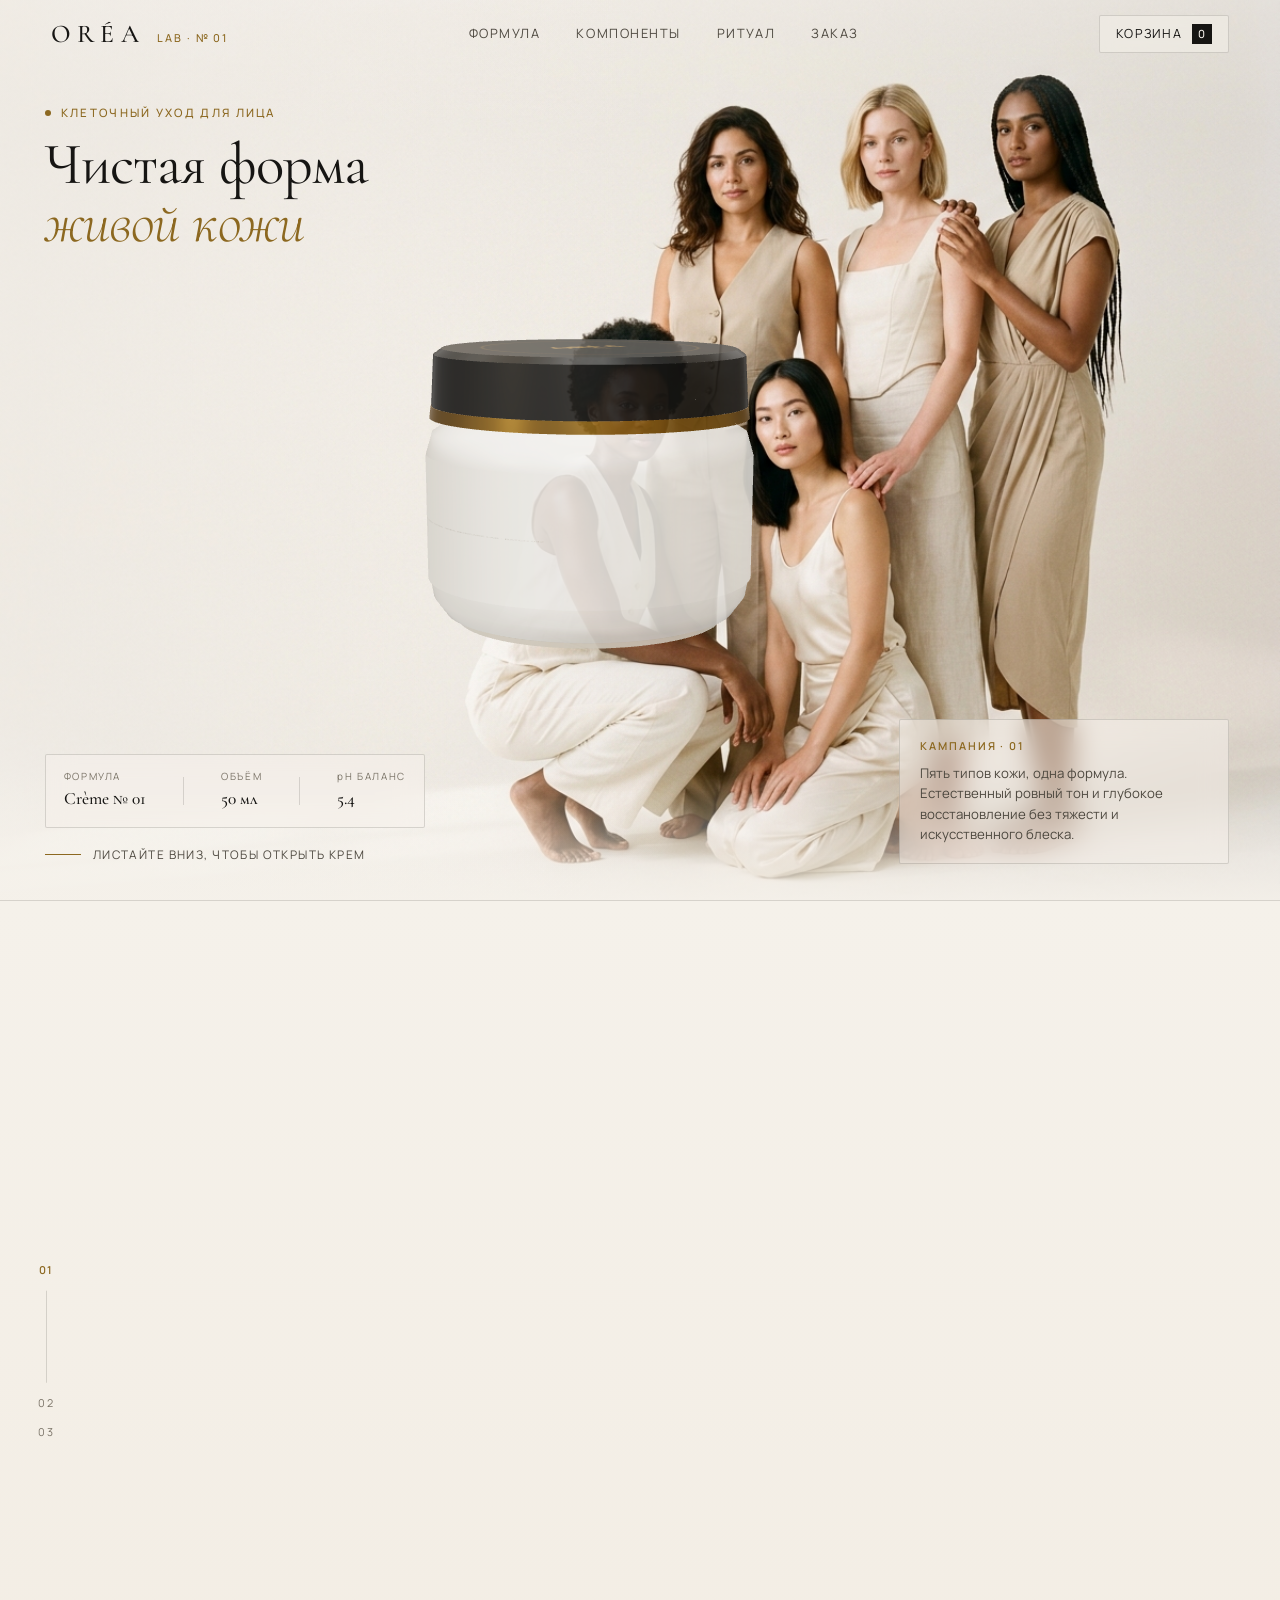
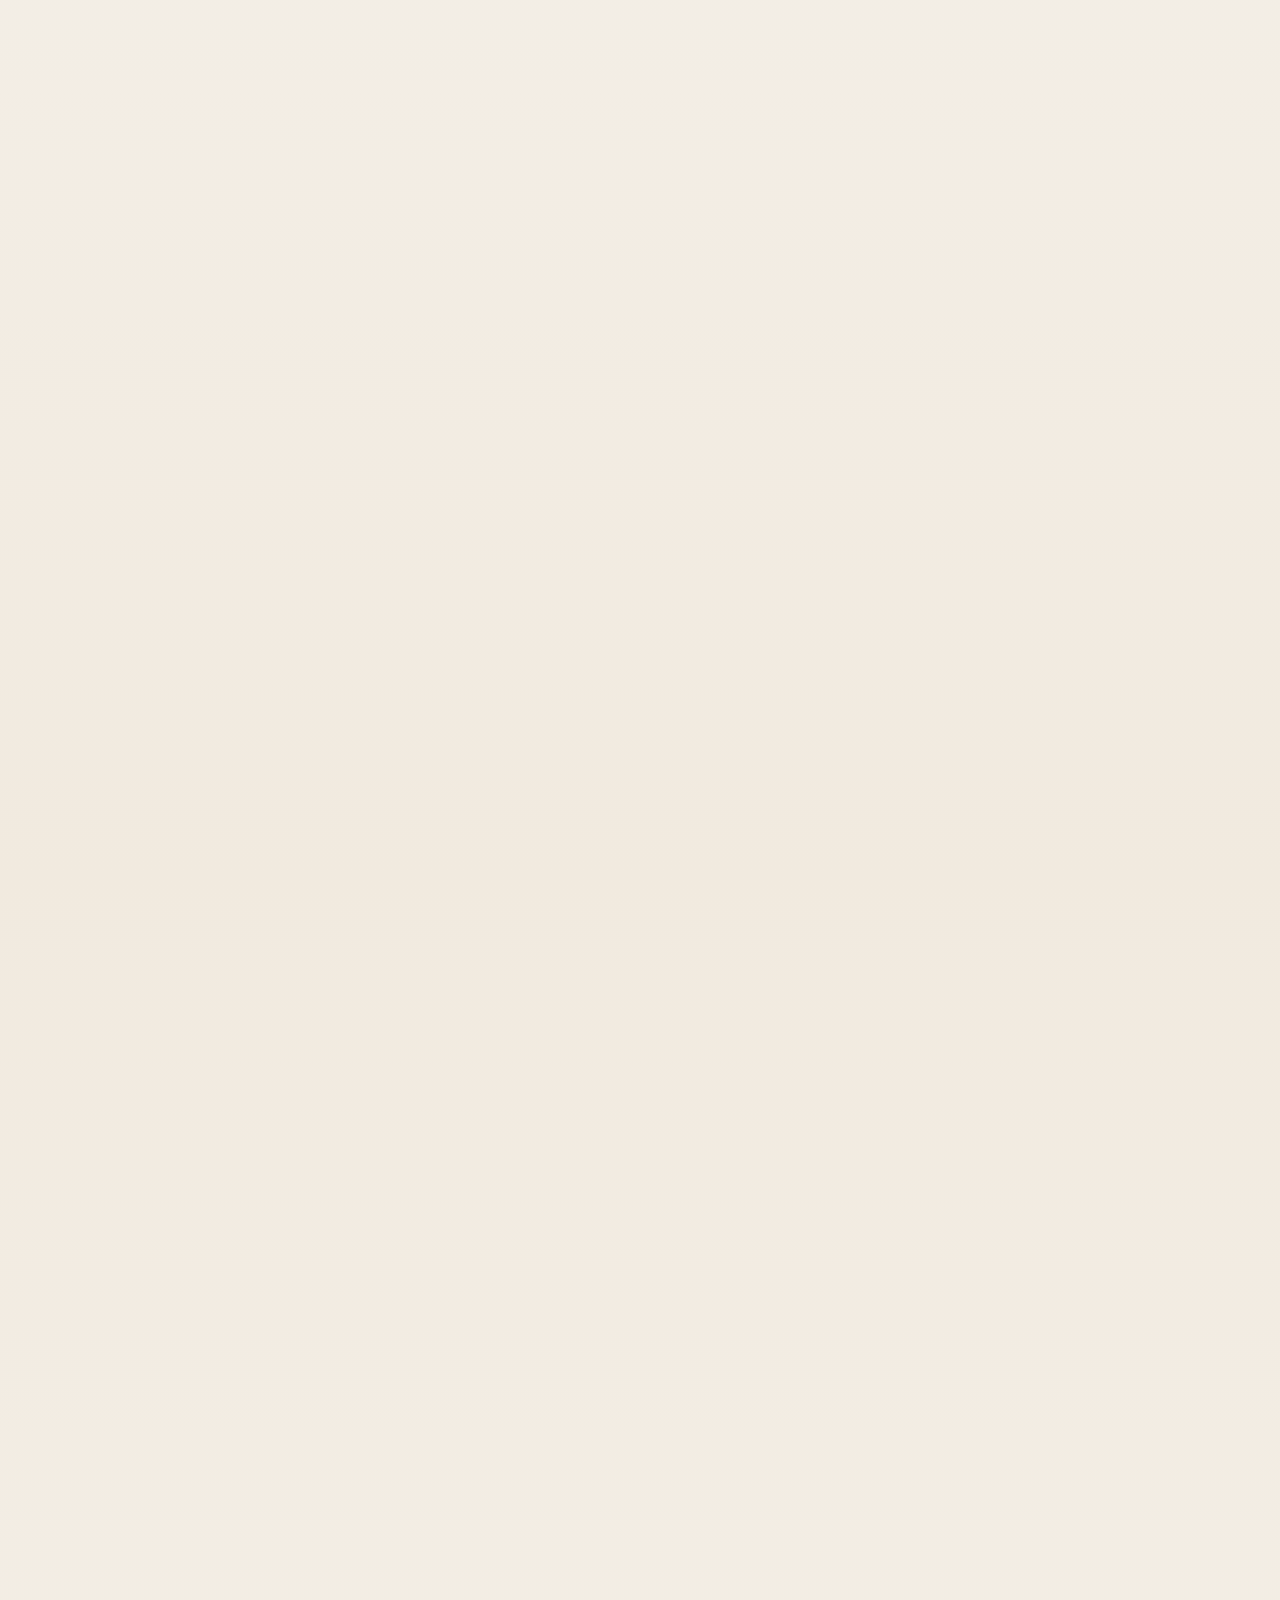
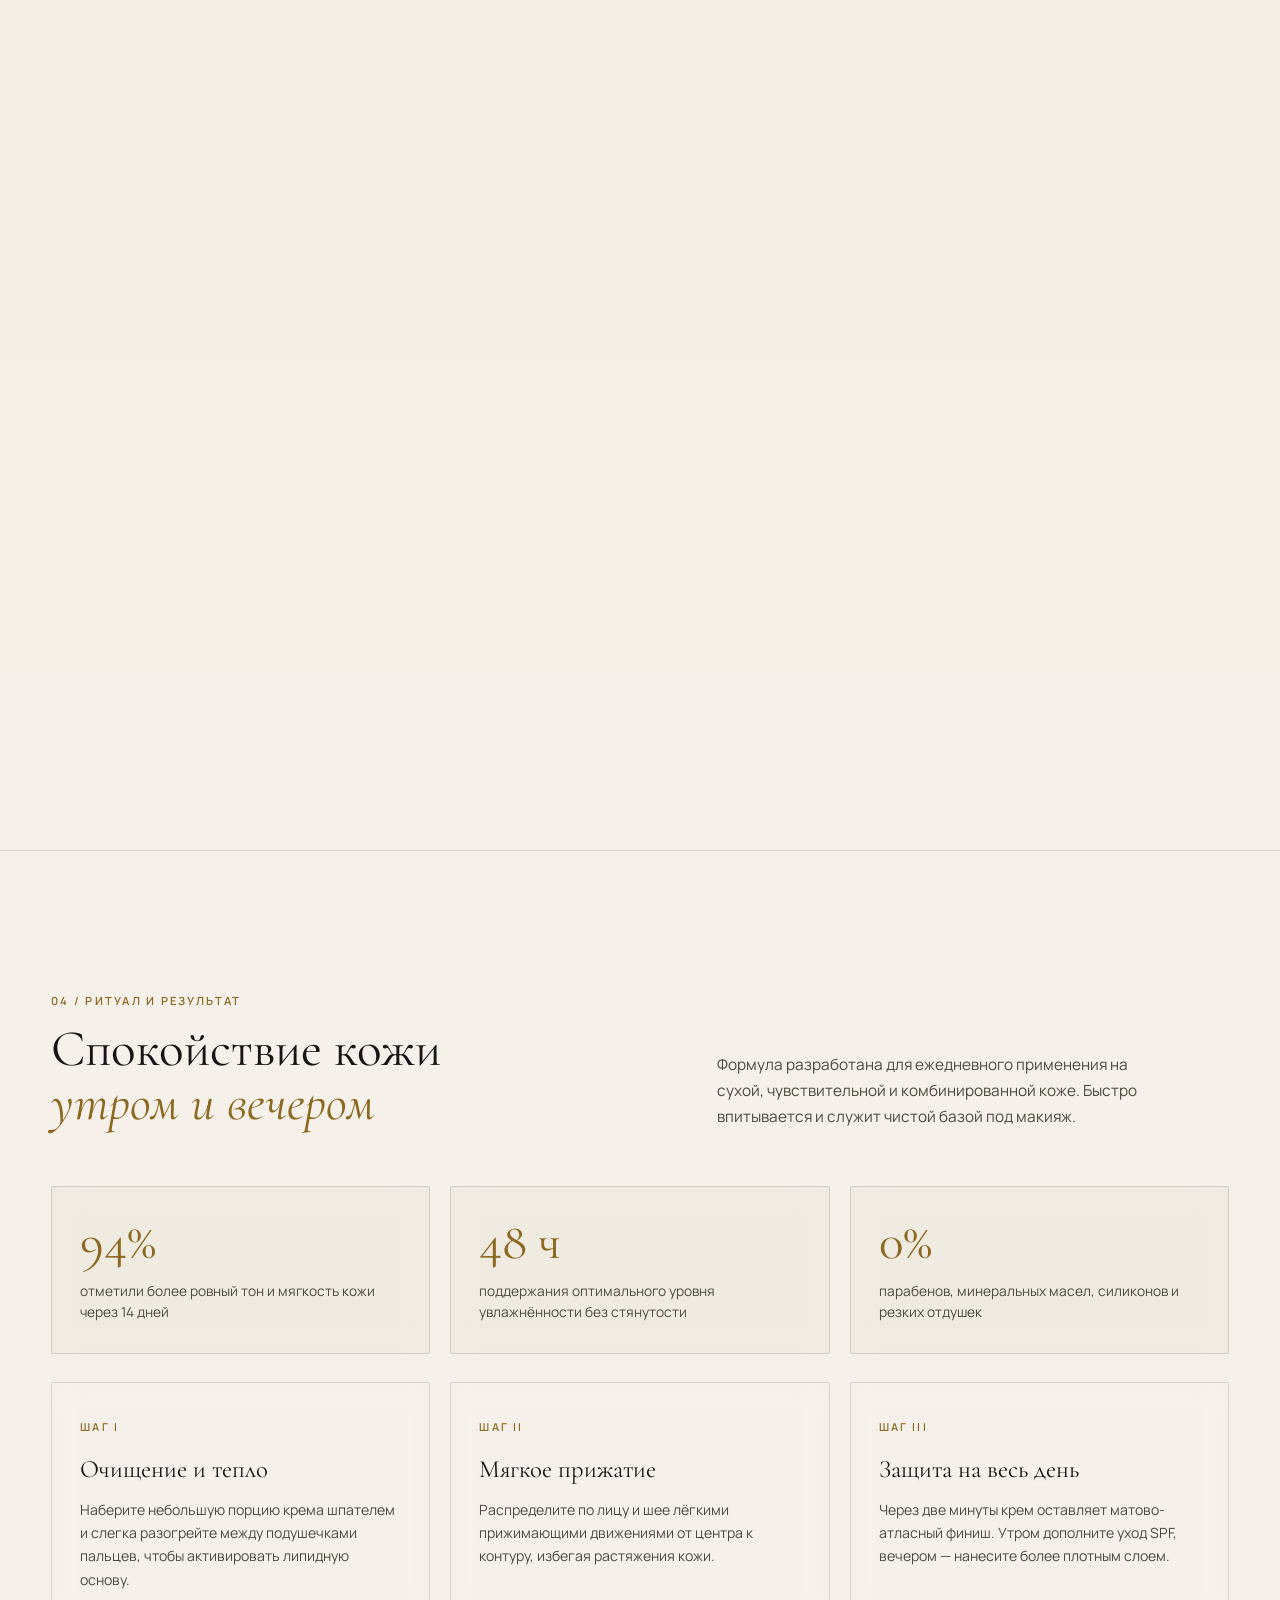
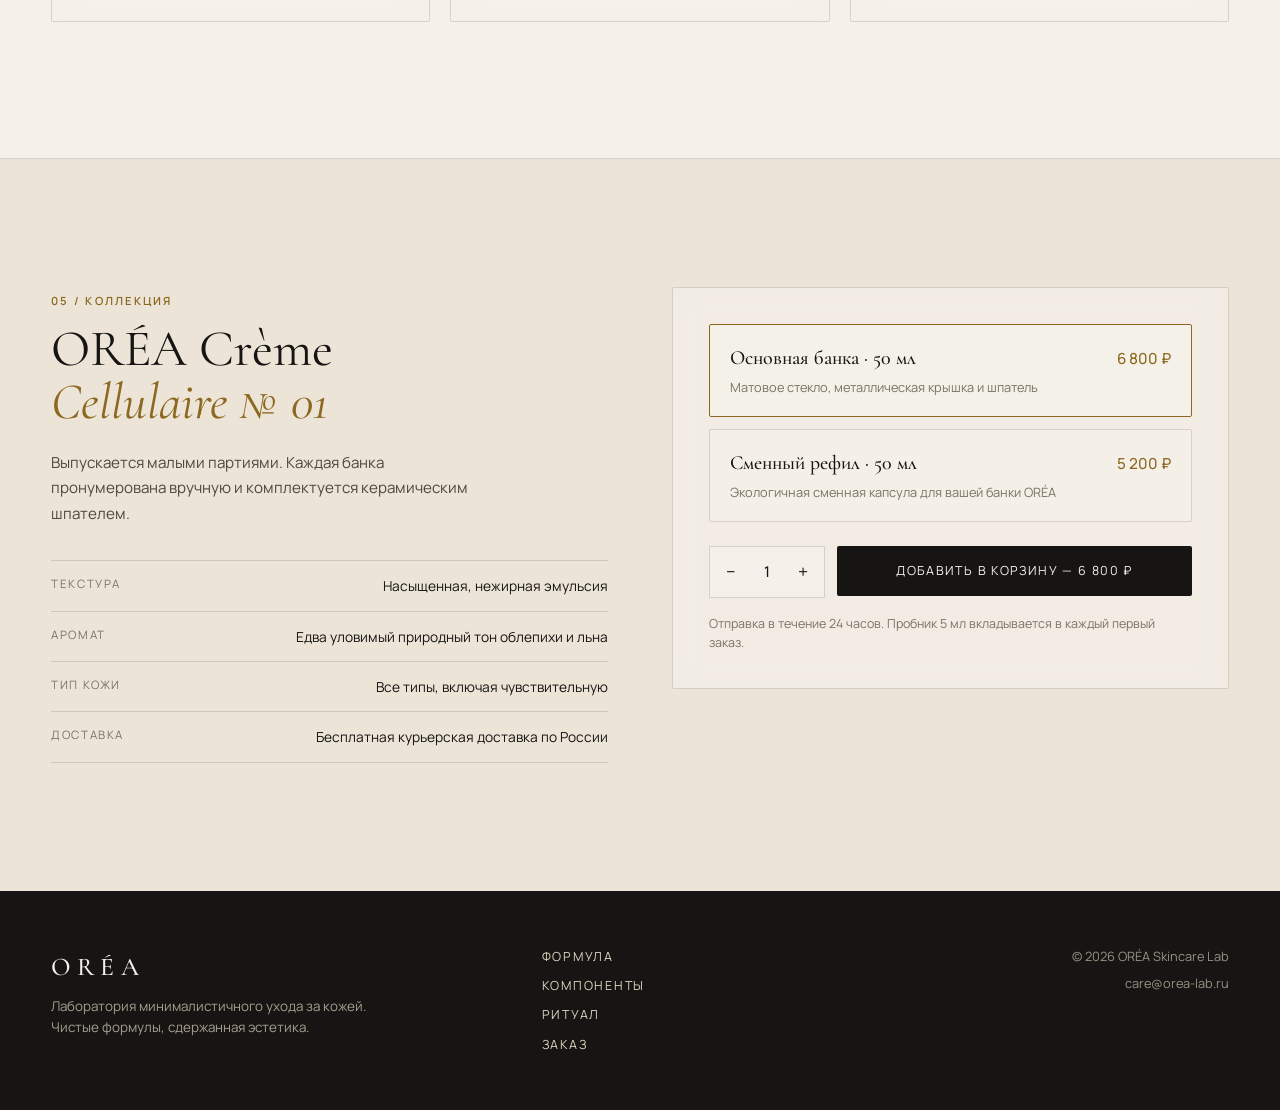
<file: orea/index.html>
<!doctype html>
<html lang="ru">
  <head>
    <meta charset="UTF-8" />
    <meta name="viewport" content="width=device-width, initial-scale=1.0" />
    <title>ORÉA — Crème Cellulaire № 01</title>
    <link rel="preconnect" href="https://fonts.googleapis.com" />
    <link rel="preconnect" href="https://fonts.gstatic.com" crossorigin />
    <link
      href="https://fonts.googleapis.com/css2?family=Cormorant+Garamond:ital,wght@0,300;0,400;0,500;0,600;1,300;1,400&family=Manrope:wght@300;400;500;600&display=swap"
      rel="stylesheet"
    />
    <script type="module" crossorigin src="./assets/index-CVjJVrYw.js"></script>
    <link rel="stylesheet" crossorigin href="./assets/index-eEKFpW8S.css">
  </head>
  <body>
    <!-- Fixed WebGL canvas for the 3D cream jar -->
    <canvas id="jar-canvas" aria-label="Интерактивная 3D модель крема ORÉA № 01"></canvas>

    <!-- Minimal Editorial Header -->
    <header class="site-header" id="site-header">
      <div class="header-inner">
        <a href="#top" class="brand-mark">
          <span class="brand-name">ORÉA</span>
          <span class="brand-sub">LAB · № 01</span>
        </a>

        <nav class="site-nav" aria-label="Навигация">
          <a href="#formula">Формула</a>
          <a href="#ingredients">Компоненты</a>
          <a href="#ritual">Ритуал</a>
          <a href="#order">Заказ</a>
        </nav>

        <button class="cart-trigger" id="cart-open-btn" type="button">
          <span>Корзина</span>
          <span class="cart-count" id="header-cart-count">0</span>
        </button>
      </div>
    </header>

    <main id="top">
      <!-- HERO SECTION -->
      <section class="hero" id="hero">
        <div class="hero-grid">
          <!-- Left column: Dedicated stage for the 3D cream jar + editorial title -->
          <div class="hero-left">
            <div class="hero-kicker">
              <span class="ochre-dot"></span>
              <span>КЛЕТОЧНЫЙ УХОД ДЛЯ ЛИЦА</span>
            </div>

            <h1 class="hero-title">
              Чистая форма<br />
              <em>живой кожи</em>
            </h1>

            <!-- Open visual stage where the 3D jar sits -->
            <div class="hero-jar-stage" id="hero-jar-stage" aria-hidden="true"></div>

            <div class="hero-bottom-meta">
              <div class="glass-card hero-spec-card">
                <div class="spec-row">
                  <span class="spec-label">ФОРМУЛА</span>
                  <span class="spec-value">Crème № 01</span>
                </div>
                <div class="spec-divider"></div>
                <div class="spec-row">
                  <span class="spec-label">ОБЪЁМ</span>
                  <span class="spec-value">50 мл</span>
                </div>
                <div class="spec-divider"></div>
                <div class="spec-row">
                  <span class="spec-label">pH БАЛАНС</span>
                  <span class="spec-value">5.4</span>
                </div>
              </div>

              <div class="scroll-cue">
                <span class="scroll-cue-line"></span>
                <span class="scroll-cue-text">Листайте вниз, чтобы открыть крем</span>
              </div>
            </div>
          </div>

          <!-- Right column: 5 Models editorial campaign image -->
          <div class="hero-right">
            <figure class="hero-visual">
              <img
                src="./images/hero-models.jpg"
                alt="Пять моделей кампании ORÉA в минималистичных образах кремового оттенка"
                class="hero-models-img"
                id="hero-models-img"
              />
              <figcaption class="glass-card hero-caption-card">
                <span class="caption-index">КАМПАНИЯ · 01</span>
                <p>
                  Пять типов кожи, одна формула. Естественный ровный тон и глубокое восстановление без
                  тяжести и искусственного блеска.
                </p>
              </figcaption>
            </figure>
          </div>
        </div>
      </section>

      <!-- SCROLLYTELLING SECTION: 3D Jar rotates, opens, cream emerges with ingredients -->
      <section class="jar-story" id="formula">
        <div class="jar-story-sticky">
          <!-- Subtle editorial progress bar on left edge -->
          <aside class="story-rail" aria-hidden="true">
            <div class="rail-step is-active" data-step="0">01</div>
            <div class="rail-track"><div class="rail-fill" id="story-rail-fill"></div></div>
            <div class="rail-step" data-step="1">02</div>
            <div class="rail-step" data-step="2">03</div>
          </aside>

          <!-- Phase 1: Rotation & Philosophy -->
          <div class="story-layer story-layer--intro" id="story-phase-1">
            <div class="story-side story-side--left">
              <span class="editorial-tag">01 / СОСУД И ФОРМУЛА</span>
              <h2 class="story-heading">
                Плотная текстура,<br />
                <em>тающая от тепла</em>
              </h2>
            </div>

            <div class="story-side story-side--right">
              <article class="glass-card story-card">
                <span class="card-index">АРХИТЕКТУРА УХОДА</span>
                <p>
                  Тяжёлое матовое стекло цвета слоновой кости защищает активные липиды и пептиды от
                  света. Внутри — сбалансированная эмульсия, повторяющая строение рогового слоя кожи.
                </p>
                <div class="card-meta-line">
                  <span>Без силиконов</span>
                  <span>·</span>
                  <span>Без синтетических отдушек</span>
                </div>
              </article>
            </div>
          </div>

          <!-- Phase 2: Lid unscrewing -->
          <div class="story-layer story-layer--open" id="story-phase-2">
            <div class="story-side story-side--left">
              <article class="glass-card story-card">
                <span class="card-index">02 / МОМЕНТ ОТКРЫТИЯ</span>
                <h3 class="card-title">Медленное раскрытие активов</h3>
                <p>
                  Крышка из анодированного чёрного металла и тёмной латуни герметично сохраняет
                  свежесть масел облепихи и ши до последнего прикосновения.
                </p>
              </article>
            </div>

            <div class="story-side story-side--right">
              <div class="story-note">
                <span class="ochre-num">98.4%</span>
                <p>компонентов натурального и биотехнологического происхождения</p>
              </div>
            </div>
          </div>

          <!-- Phase 3: Cream emerges & 5 Transparent Ingredient Cards -->
          <div class="story-layer story-layer--ingredients" id="story-phase-3">
            <div class="ingredients-header" id="ingredients">
              <span class="editorial-tag">03 / ЧТО ВНУТРИ КРЕМА</span>
              <h2 class="ingredients-title">Активные компоненты <em>для лица</em></h2>
            </div>

            <div class="ingredients-constellation">
              <article class="glass-card ingredient-card ingredient-card--1">
                <div class="ingredient-head">
                  <span class="ingredient-num">01</span>
                  <span class="ingredient-conc">5.0%</span>
                </div>
                <h3>Ниацинамид</h3>
                <p>
                  Выравнивает оттенок кожи, уменьшает видимость пор и укрепляет естественный барьер
                  против городской среды.
                </p>
              </article>

              <article class="glass-card ingredient-card ingredient-card--2">
                <div class="ingredient-head">
                  <span class="ingredient-num">02</span>
                  <span class="ingredient-conc">NP · AP · EOP</span>
                </div>
                <h3>Комплекс керамидов</h3>
                <p>
                  Восстанавливает липидную мантию, устраняет сухость и удерживает глубокую влагу до
                  48 часов.
                </p>
              </article>

              <article class="glass-card ingredient-card ingredient-card--3">
                <div class="ingredient-head">
                  <span class="ingredient-num">03</span>
                  <span class="ingredient-conc">БИО-СКВАЛАН</span>
                </div>
                <h3>Сквалан оливы</h3>
                <p>
                  Мгновенно смягчает кожу без жирной плёнки, возвращает упругость и спокойный
                  бархатистый финиш.
                </p>
              </article>

              <article class="glass-card ingredient-card ingredient-card--4">
                <div class="ingredient-head">
                  <span class="ingredient-num">04</span>
                  <span class="ingredient-conc">ТРИПЕПТИД</span>
                </div>
                <h3>Пептидный комплекс</h3>
                <p>
                  Поддерживает синтез собственного коллагена, делает рельеф кожи заметно более
                  гладким и плотным.
                </p>
              </article>

              <article class="glass-card ingredient-card ingredient-card--5">
                <div class="ingredient-head">
                  <span class="ingredient-num">05</span>
                  <span class="ingredient-conc">ХОЛОДНЫЙ ОТЖИМ</span>
                </div>
                <h3>Масло облепихи и ши</h3>
                <p>
                  Источник каротиноидов и жирных кислот: снимает покраснения и дарит мягкое тёплое
                  сияние.
                </p>
              </article>
            </div>

            <div class="ingredients-mobile-nav" id="ingredients-mobile-nav" aria-label="Компоненты">
              <button type="button" class="ing-dot is-active" data-ing="0">01</button>
              <button type="button" class="ing-dot" data-ing="1">02</button>
              <button type="button" class="ing-dot" data-ing="2">03</button>
              <button type="button" class="ing-dot" data-ing="3">04</button>
              <button type="button" class="ing-dot" data-ing="4">05</button>
            </div>
          </div>
        </div>
      </section>

      <!-- CLINICAL & RITUAL SECTION -->
      <section class="ritual-section" id="ritual">
        <div class="section-container">
          <div class="section-header-row">
            <div>
              <span class="editorial-tag">04 / РИТУАЛ И РЕЗУЛЬТАТ</span>
              <h2 class="section-title">
                Спокойствие кожи<br />
                <em>утром и вечером</em>
              </h2>
            </div>
            <p class="section-lead">
              Формула разработана для ежедневного применения на сухой, чувствительной и
              комбинированной коже. Быстро впитывается и служит чистой базой под макияж.
            </p>
          </div>

          <!-- Transparent editorial metric cards -->
          <div class="metrics-grid">
            <article class="glass-card metric-card">
              <span class="metric-value">94%</span>
              <p class="metric-label">отметили более ровный тон и мягкость кожи через 14 дней</p>
            </article>
            <article class="glass-card metric-card">
              <span class="metric-value">48 ч</span>
              <p class="metric-label">поддержания оптимального уровня увлажнённости без стянутости</p>
            </article>
            <article class="glass-card metric-card">
              <span class="metric-value">0%</span>
              <p class="metric-label">парабенов, минеральных масел, силиконов и резких отдушек</p>
            </article>
          </div>

          <!-- 3-step ritual -->
          <div class="ritual-steps">
            <article class="glass-card ritual-card">
              <span class="ritual-num">ШАГ I</span>
              <h3>Очищение и тепло</h3>
              <p>
                Наберите небольшую порцию крема шпателем и слегка разогрейте между подушечками
                пальцев, чтобы активировать липидную основу.
              </p>
            </article>
            <article class="glass-card ritual-card">
              <span class="ritual-num">ШАГ II</span>
              <h3>Мягкое прижатие</h3>
              <p>
                Распределите по лицу и шее лёгкими прижимающими движениями от центра к контуру,
                избегая растяжения кожи.
              </p>
            </article>
            <article class="glass-card ritual-card">
              <span class="ritual-num">ШАГ III</span>
              <h3>Защита на весь день</h3>
              <p>
                Через две минуты крем оставляет матово-атласный финиш. Утром дополните уход SPF,
                вечером — нанесите более плотным слоем.
              </p>
            </article>
          </div>
        </div>
      </section>

      <!-- ORDER SECTION -->
      <section class="order-section" id="order">
        <div class="section-container order-grid">
          <div class="order-info">
            <span class="editorial-tag">05 / КОЛЛЕКЦИЯ</span>
            <h2 class="section-title">
              ORÉA Crème<br />
              <em>Cellulaire № 01</em>
            </h2>
            <p class="order-desc">
              Выпускается малыми партиями. Каждая банка пронумерована вручную и комплектуется
              керамическим шпателем.
            </p>

            <ul class="order-details-list">
              <li><span>Текстура</span><span>Насыщенная, нежирная эмульсия</span></li>
              <li><span>Аромат</span><span>Едва уловимый природный тон облепихи и льна</span></li>
              <li><span>Тип кожи</span><span>Все типы, включая чувствительную</span></li>
              <li><span>Доставка</span><span>Бесплатная курьерская доставка по России</span></li>
            </ul>
          </div>

          <div class="glass-card order-card">
            <div class="format-selector" role="radiogroup" aria-label="Выбор формата">
              <button
                type="button"
                class="format-option is-selected"
                data-id="jar-50"
                data-name="ORÉA Crème № 01 (Стеклянная банка, 50 мл)"
                data-price="6800"
              >
                <div class="format-top">
                  <span class="format-name">Основная банка · 50 мл</span>
                  <span class="format-price">6 800 ₽</span>
                </div>
                <span class="format-sub">Матовое стекло, металлическая крышка и шпатель</span>
              </button>

              <button
                type="button"
                class="format-option"
                data-id="refill-50"
                data-name="ORÉA Crème № 01 (Рефил-капсула, 50 мл)"
                data-price="5200"
              >
                <div class="format-top">
                  <span class="format-name">Сменный рефил · 50 мл</span>
                  <span class="format-price">5 200 ₽</span>
                </div>
                <span class="format-sub">Экологичная сменная капсула для вашей банки ORÉA</span>
              </button>
            </div>

            <div class="order-actions">
              <div class="qty-control" aria-label="Количество">
                <button type="button" id="qty-minus" aria-label="Уменьшить">−</button>
                <span id="qty-value">1</span>
                <button type="button" id="qty-plus" aria-label="Увеличить">+</button>
              </div>
              <button type="button" class="primary-btn" id="add-to-cart-btn">
                Добавить в корзину — <span id="selected-total">6 800 ₽</span>
              </button>
            </div>

            <p class="order-note">
              Отправка в течение 24 часов. Пробник 5 мл вкладывается в каждый первый заказ.
            </p>
          </div>
        </div>
      </section>
    </main>

    <!-- FOOTER -->
    <footer class="site-footer">
      <div class="section-container footer-inner">
        <div class="footer-brand">
          <span class="brand-name">ORÉA</span>
          <p>Лаборатория минималистичного ухода за кожей. Чистые формулы, сдержанная эстетика.</p>
        </div>
        <div class="footer-links">
          <a href="#formula">Формула</a>
          <a href="#ingredients">Компоненты</a>
          <a href="#ritual">Ритуал</a>
          <a href="#order">Заказ</a>
        </div>
        <div class="footer-copy">
          <span>© 2026 ORÉA Skincare Lab</span>
          <span>care@orea-lab.ru</span>
        </div>
      </div>
    </footer>

    <!-- SLIDE-OVER CART DRAWER -->
    <div class="cart-backdrop" id="cart-backdrop" hidden></div>
    <aside class="cart-drawer" id="cart-drawer" aria-hidden="true">
      <div class="cart-drawer-head">
        <h3>Ваш заказ</h3>
        <button type="button" class="cart-close" id="cart-close-btn" aria-label="Закрыть">✕</button>
      </div>
      <div class="cart-drawer-body" id="cart-items-container">
        <p class="cart-empty">Корзина пока пуста.</p>
      </div>
      <div class="cart-drawer-foot">
        <div class="cart-total-row">
          <span>Итого</span>
          <strong id="cart-total-price">0 ₽</strong>
        </div>
        <button type="button" class="primary-btn full-width" id="checkout-btn">Оформить заказ</button>
        <p class="checkout-feedback" id="checkout-feedback" hidden></p>
      </div>
    </aside>

  </body>
</html>
</file>
<file: orea/assets/index-eEKFpW8S.css>
:root{--bg: #f5f1ea;--bg-warm: #ebe4d7;--beige: #ded3bf;--beige-deep: #c9baa0;--ochre: #8c6820;--ochre-soft: #a87e29;--ink: #161513;--ink-muted: #4e4940;--ink-subtle: #7a7367;--line: rgba(22, 21, 19, .14);--line-ochre: rgba(140, 104, 32, .34);--glass-bg: rgba(245, 241, 234, .54);--glass-bg-strong: rgba(245, 241, 234, .72);--glass-border: rgba(22, 21, 19, .14);--font-serif: "Cormorant Garamond", Georgia, serif;--font-sans: "Manrope", -apple-system, BlinkMacSystemFont, sans-serif;--header-h: 68px}*,*:before,*:after{box-sizing:border-box;margin:0;padding:0}html{scroll-behavior:smooth;background-color:var(--bg);color:var(--ink);font-family:var(--font-sans);font-size:16px;-webkit-font-smoothing:antialiased;-moz-osx-font-smoothing:grayscale}body{background-color:var(--bg);color:var(--ink);overflow-x:hidden;line-height:1.55}a{color:inherit;text-decoration:none}button{font:inherit;color:inherit;background:none;border:none;cursor:pointer}#jar-canvas{position:fixed;top:0;right:0;bottom:0;left:0;width:100vw;height:100vh;z-index:12;pointer-events:none;transition:opacity .25s ease}.glass-card{background:var(--glass-bg);backdrop-filter:blur(14px);-webkit-backdrop-filter:blur(14px);border:1px solid var(--glass-border);border-radius:2px}.site-header{position:fixed;top:0;left:0;right:0;height:var(--header-h);z-index:40;transition:background-color .3s ease,border-color .3s ease,backdrop-filter .3s ease;border-bottom:1px solid transparent}.site-header.is-scrolled{background:#f5f1eacc;backdrop-filter:blur(12px);-webkit-backdrop-filter:blur(12px);border-bottom-color:var(--line)}.header-inner{max-width:1440px;height:100%;margin:0 auto;padding:0 clamp(20px,4vw,56px);display:flex;align-items:center;justify-content:space-between}.brand-mark{display:inline-flex;align-items:baseline;gap:12px}.brand-name{font-family:var(--font-serif);font-size:1.6rem;font-weight:500;letter-spacing:.24em;color:var(--ink)}.brand-sub{font-size:.68rem;letter-spacing:.18em;color:var(--ochre);font-weight:500}.site-nav{display:flex;align-items:center;gap:36px}.site-nav a{font-size:.8rem;letter-spacing:.12em;text-transform:uppercase;color:var(--ink-muted);transition:color .2s ease;position:relative}.site-nav a:after{content:"";position:absolute;left:0;right:0;bottom:-4px;height:1px;background:var(--ochre);transform:scaleX(0);transform-origin:left;transition:transform .25s ease}.site-nav a:hover{color:var(--ink)}.site-nav a:hover:after{transform:scaleX(1)}.cart-trigger{display:inline-flex;align-items:center;gap:10px;padding:8px 16px;border:1px solid var(--line);border-radius:2px;font-size:.78rem;letter-spacing:.1em;text-transform:uppercase;background:#f5f1ea8c;-webkit-backdrop-filter:blur(8px);backdrop-filter:blur(8px);transition:border-color .2s ease,background-color .2s ease}.cart-trigger:hover{border-color:var(--ink);background:#f5f1eae6}.cart-count{display:inline-flex;align-items:center;justify-content:center;min-width:20px;height:20px;padding:0 5px;background:var(--ink);color:var(--bg);font-size:.7rem;font-weight:500}.hero{position:relative;min-height:100vh;width:100%;background:var(--bg);overflow:hidden;border-bottom:1px solid var(--line)}.hero-grid{position:relative;max-width:1520px;min-height:100vh;margin:0 auto;display:grid;grid-template-columns:44% 56%}.hero-right{position:absolute;top:0;right:0;bottom:0;left:0;z-index:2;pointer-events:none}.hero-visual{position:relative;width:100%;height:100%}.hero-models-img{width:100%;height:100%;object-fit:cover;object-position:74% 38%;display:block}.hero-visual:after{content:"";position:absolute;top:0;right:0;bottom:0;left:0;background:linear-gradient(90deg,#f5f1eaa6,#f5f1ea14 38%,#f5f1ea00 54%),linear-gradient(180deg,#f5f1ea59,#f5f1ea00 14%,#f5f1ea00 86%,#f5f1eae0);pointer-events:none}.hero-caption-card{position:absolute;right:clamp(20px,4vw,56px);bottom:clamp(24px,4vh,44px);width:min(330px,34vw);padding:18px 20px;z-index:16;pointer-events:auto}.caption-index{display:block;font-size:.68rem;letter-spacing:.18em;color:var(--ochre);font-weight:600;margin-bottom:8px}.hero-caption-card p{font-size:.83rem;line-height:1.55;color:var(--ink-muted)}.hero-left{position:relative;z-index:16;grid-column:1 / 2;padding:calc(var(--header-h) + clamp(24px,4vh,48px)) clamp(20px,3.5vw,56px) clamp(24px,4vh,44px);display:flex;flex-direction:column;justify-content:space-between}.hero-kicker{display:inline-flex;align-items:center;gap:10px;font-size:.72rem;letter-spacing:.2em;color:var(--ochre);font-weight:500;margin-bottom:14px}.ochre-dot{width:6px;height:6px;background:var(--ochre);border-radius:50%}.hero-title{font-family:var(--font-serif);font-size:clamp(2.8rem,4.6vw,4.6rem);font-weight:400;line-height:.98;letter-spacing:-.015em;color:var(--ink)}.hero-title em{font-style:italic;font-weight:300;color:var(--ochre)}.hero-jar-stage{flex:1 1 auto;min-height:290px}.hero-bottom-meta{display:flex;flex-direction:column;gap:18px;max-width:380px}.hero-spec-card{display:flex;align-items:center;justify-content:space-between;padding:14px 18px}.spec-row{display:flex;flex-direction:column;gap:2px}.spec-label{font-size:.62rem;letter-spacing:.16em;color:var(--ink-subtle)}.spec-value{font-family:var(--font-serif);font-size:1.08rem;font-weight:500;color:var(--ink)}.spec-divider{width:1px;height:28px;background:var(--line)}.scroll-cue{display:inline-flex;align-items:center;gap:12px}.scroll-cue-line{width:36px;height:1px;background:var(--ochre)}.scroll-cue-text{font-size:.74rem;letter-spacing:.12em;text-transform:uppercase;color:var(--ink-muted)}.jar-story{position:relative;height:350vh;background:linear-gradient(180deg,var(--bg) 0%,#f1eadf 50%,var(--bg) 100%);border-bottom:1px solid var(--line)}.jar-story-sticky{position:sticky;top:0;height:100vh;width:100%;overflow:hidden;display:flex;align-items:center;justify-content:center}.story-rail{position:absolute;left:clamp(16px,3vw,40px);top:50%;transform:translateY(-50%);z-index:20;display:flex;flex-direction:column;align-items:center;gap:12px}.rail-step{font-size:.68rem;letter-spacing:.14em;color:var(--ink-subtle);transition:color .3s ease}.rail-step.is-active{color:var(--ochre);font-weight:600}.rail-track{width:1px;height:92px;background:var(--line);position:relative;overflow:hidden}.rail-fill{position:absolute;top:0;left:0;width:100%;height:0%;background:var(--ochre)}.story-layer{position:absolute;top:0;right:0;bottom:0;left:0;max-width:1460px;margin:0 auto;padding:calc(var(--header-h) + 18px) clamp(24px,4vw,64px) 26px;z-index:18;opacity:0;transform:translateY(18px);pointer-events:none;transition:opacity .2s linear,transform .2s linear}.story-layer.is-visible{pointer-events:auto}.story-layer--intro,.story-layer--open{display:grid;grid-template-columns:minmax(250px,315px) 1fr minmax(250px,315px);align-items:center;gap:28px}.story-side--left{grid-column:1 / 2}.story-side--right{grid-column:3 / 4}.editorial-tag{display:inline-block;font-size:.7rem;letter-spacing:.2em;text-transform:uppercase;color:var(--ochre);font-weight:600;margin-bottom:14px}.story-heading{font-family:var(--font-serif);font-size:clamp(2.1rem,3.4vw,3.2rem);font-weight:400;line-height:1.06;color:var(--ink)}.story-heading em{font-style:italic;color:var(--ochre)}.story-card{padding:26px 28px}.card-index{display:block;font-size:.68rem;letter-spacing:.18em;color:var(--ochre);font-weight:600;margin-bottom:12px}.card-title{font-family:var(--font-serif);font-size:1.65rem;font-weight:400;margin-bottom:10px;line-height:1.15}.story-card p{font-size:.9rem;color:var(--ink-muted);line-height:1.65}.card-meta-line{margin-top:18px;padding-top:14px;border-top:1px solid var(--line);display:flex;gap:10px;font-size:.75rem;color:var(--ink-subtle);letter-spacing:.04em}.story-note{padding-left:24px;border-left:1px solid var(--line-ochre)}.ochre-num{display:block;font-family:var(--font-serif);font-size:clamp(3.2rem,5vw,4.6rem);font-weight:300;line-height:1;color:var(--ochre);margin-bottom:10px}.story-note p{font-size:.88rem;color:var(--ink-muted);max-width:240px}.story-layer--ingredients{display:flex;flex-direction:column;justify-content:space-between}.ingredients-header{text-align:center;padding-top:0}.ingredients-title{font-family:var(--font-serif);font-size:clamp(1.75rem,2.5vw,2.35rem);font-weight:400;line-height:1.08}.ingredients-title em{font-style:italic;color:var(--ochre)}.ingredients-constellation{position:relative;flex:1 1 auto;width:100%;margin-top:8px}.ingredient-card{position:absolute;width:min(280px,24vw);padding:16px 18px;transition:border-color .25s ease,background-color .25s ease}.ingredient-card:hover{border-color:var(--ochre);background:var(--glass-bg-strong)}.ingredient-head{display:flex;align-items:center;justify-content:space-between;margin-bottom:8px;padding-bottom:8px;border-bottom:1px solid var(--line)}.ingredient-num{font-family:var(--font-serif);font-size:.95rem;color:var(--ochre);font-weight:600}.ingredient-conc{font-size:.65rem;letter-spacing:.16em;color:var(--ink-subtle);text-transform:uppercase}.ingredient-card h3{font-family:var(--font-serif);font-size:1.32rem;font-weight:500;margin-bottom:6px;color:var(--ink)}.ingredient-card p{font-size:.81rem;line-height:1.52;color:var(--ink-muted)}.ingredient-card--1{top:6%;left:2%}.ingredient-card--2{top:47%;left:2%}.ingredient-card--3{top:6%;right:2%}.ingredient-card--4{top:47%;right:2%}.ingredient-card--5{bottom:0%;left:50%;transform:translate(-50%);width:min(360px,34vw)}.section-container{max-width:1320px;margin:0 auto;padding:0 clamp(20px,4vw,56px)}.ritual-section{position:relative;z-index:20;padding:clamp(80px,11vw,136px) 0;background:var(--bg);border-bottom:1px solid var(--line)}.section-header-row{display:grid;grid-template-columns:1.1fr .9fr;gap:40px;align-items:end;margin-bottom:56px}.section-title{font-family:var(--font-serif);font-size:clamp(2.3rem,4vw,3.6rem);font-weight:400;line-height:1.04}.section-title em{font-style:italic;color:var(--ochre)}.section-lead{font-size:.96rem;color:var(--ink-muted);line-height:1.7;max-width:460px}.metrics-grid{display:grid;grid-template-columns:repeat(3,1fr);gap:20px;margin-bottom:28px}.metric-card{padding:30px 28px;background:#ebe4d773}.metric-value{display:block;font-family:var(--font-serif);font-size:clamp(2.6rem,4vw,3.6rem);font-weight:400;color:var(--ochre);line-height:1;margin-bottom:12px}.metric-label{font-size:.86rem;color:var(--ink-muted);line-height:1.55}.ritual-steps{display:grid;grid-template-columns:repeat(3,1fr);gap:20px}.ritual-card{padding:30px 28px}.ritual-num{display:inline-block;font-size:.68rem;letter-spacing:.2em;color:var(--ochre);font-weight:600;margin-bottom:14px}.ritual-card h3{font-family:var(--font-serif);font-size:1.55rem;font-weight:400;margin-bottom:10px}.ritual-card p{font-size:.88rem;color:var(--ink-muted);line-height:1.65}.order-section{position:relative;z-index:20;padding:clamp(80px,10vw,128px) 0;background:var(--bg-warm)}.order-grid{display:grid;grid-template-columns:1fr 1fr;gap:clamp(32px,5vw,76px);align-items:start}.order-desc{margin-top:20px;font-size:.95rem;color:var(--ink-muted);max-width:440px;line-height:1.68}.order-details-list{list-style:none;margin-top:34px;border-top:1px solid var(--line)}.order-details-list li{display:flex;justify-content:space-between;gap:20px;padding:14px 0;border-bottom:1px solid var(--line);font-size:.86rem}.order-details-list li span:first-child{color:var(--ink-subtle);text-transform:uppercase;font-size:.72rem;letter-spacing:.14em}.order-details-list li span:last-child{color:var(--ink);text-align:right}.order-card{padding:clamp(24px,3vw,36px);background:#f5f1eaad}.format-selector{display:flex;flex-direction:column;gap:12px;margin-bottom:24px}.format-option{text-align:left;padding:18px 20px;border:1px solid var(--line);border-radius:2px;background:#f5f1ea80;transition:border-color .2s ease,background-color .2s ease}.format-option:hover{border-color:var(--ochre-soft)}.format-option.is-selected{border-color:var(--ochre);background:#f5f1eaeb}.format-top{display:flex;justify-content:space-between;align-items:baseline;margin-bottom:4px}.format-name{font-family:var(--font-serif);font-size:1.25rem;font-weight:500;color:var(--ink)}.format-price{font-size:.95rem;font-weight:500;color:var(--ochre)}.format-sub{display:block;font-size:.8rem;color:var(--ink-subtle)}.order-actions{display:flex;gap:12px}.qty-control{display:inline-flex;align-items:center;border:1px solid var(--line);background:#f5f1eabf}.qty-control button{width:42px;height:50px;font-size:1.1rem;color:var(--ink);transition:background-color .2s ease}.qty-control button:hover{background:var(--beige)}.qty-control span{min-width:30px;text-align:center;font-size:.92rem;font-weight:500}.primary-btn{flex:1;height:50px;padding:0 20px;background:var(--ink);color:var(--bg);font-size:.78rem;letter-spacing:.11em;text-transform:uppercase;white-space:nowrap;border-radius:2px;transition:background-color .25s ease}.primary-btn:hover{background:var(--ochre)}.primary-btn.full-width{width:100%}.order-note{margin-top:16px;font-size:.78rem;color:var(--ink-subtle)}.site-footer{position:relative;z-index:20;background:var(--ink);color:var(--beige);padding:56px 0}.footer-inner{display:grid;grid-template-columns:1.4fr 1fr 1fr;gap:32px;align-items:start}.footer-brand .brand-name{color:var(--bg);display:block;margin-bottom:10px}.footer-brand p{font-size:.84rem;color:#ded3bfb8;max-width:320px}.footer-links{display:flex;flex-direction:column;gap:10px;font-size:.78rem;letter-spacing:.14em;text-transform:uppercase}.footer-links a:hover{color:var(--ochre-soft)}.footer-copy{display:flex;flex-direction:column;gap:8px;font-size:.8rem;color:#ded3bfa6;text-align:right}.cart-backdrop{position:fixed;top:0;right:0;bottom:0;left:0;background:#1615135c;-webkit-backdrop-filter:blur(4px);backdrop-filter:blur(4px);z-index:50}.cart-drawer{position:fixed;top:0;right:0;bottom:0;width:min(420px,100vw);background:var(--bg);border-left:1px solid var(--line);z-index:60;display:flex;flex-direction:column;transform:translate(100%);transition:transform .32s cubic-bezier(.22,1,.36,1)}.cart-drawer.is-open{transform:translate(0)}.cart-drawer-head{padding:22px 26px;border-bottom:1px solid var(--line);display:flex;align-items:center;justify-content:space-between}.cart-drawer-head h3{font-family:var(--font-serif);font-size:1.55rem;font-weight:400}.cart-close{font-size:1.1rem;color:var(--ink-muted);padding:4px 8px}.cart-drawer-body{flex:1;overflow-y:auto;padding:24px 26px}.cart-empty{color:var(--ink-subtle);font-size:.9rem}.cart-item{display:flex;justify-content:space-between;gap:16px;padding:16px 0;border-bottom:1px solid var(--line)}.cart-item-title{font-family:var(--font-serif);font-size:1.1rem;color:var(--ink);margin-bottom:4px}.cart-item-meta{font-size:.8rem;color:var(--ink-subtle)}.cart-item-remove{font-size:.72rem;letter-spacing:.12em;text-transform:uppercase;color:var(--ochre);align-self:flex-start}.cart-drawer-foot{padding:22px 26px 28px;border-top:1px solid var(--line);background:var(--bg-warm)}.cart-total-row{display:flex;justify-content:space-between;align-items:baseline;margin-bottom:18px}.cart-total-row span{font-size:.78rem;letter-spacing:.14em;text-transform:uppercase;color:var(--ink-subtle)}.cart-total-row strong{font-family:var(--font-serif);font-size:1.6rem;font-weight:500}.checkout-feedback{margin-top:14px;font-size:.84rem;color:var(--ochre);line-height:1.5}.ingredients-mobile-nav{display:none}@media(max-width:1024px){.site-nav{display:none}.hero-grid{grid-template-columns:1fr}.hero-models-img{object-position:72% 28%}.hero-caption-card,.story-rail{display:none}.story-layer--intro,.story-layer--open{grid-template-columns:1fr;align-content:space-between;padding-top:84px}.story-side--right{grid-column:1 / 2}.section-header-row,.metrics-grid,.ritual-steps,.order-grid,.footer-inner{grid-template-columns:1fr}.footer-copy{text-align:left}}@media(max-width:768px){:root{--header-h: 58px}.header-inner{padding:0 18px}.brand-name{font-size:1.38rem;letter-spacing:.2em}.brand-sub{display:none}.cart-trigger{padding:6px 12px;font-size:.72rem;gap:8px}.hero,.hero-grid{min-height:100svh}.hero-left{padding:calc(var(--header-h) + 18px) 18px 22px}.hero-kicker{font-size:.64rem;letter-spacing:.16em;margin-bottom:8px}.hero-title{font-size:clamp(2.15rem,9.5vw,2.85rem);line-height:.98;max-width:72%}.hero-models-img{width:118%;height:auto;max-height:62svh;position:absolute;right:-6%;top:20%;object-fit:contain;object-position:right center;opacity:1}.hero-visual:after{background:linear-gradient(180deg,#f5f1eaf2,#f5f1ea59 18%,#f5f1ea00 30%,#f5f1ea00 74%,#f5f1eaf0 94%,#f5f1ea)}.hero-jar-stage{min-height:44svh}.hero-bottom-meta{gap:12px;max-width:100%}.hero-spec-card{padding:11px 14px;background:#f5f1eab8}.spec-label{font-size:.58rem}.spec-value{font-size:.98rem}.scroll-cue-line{width:24px}.scroll-cue-text{font-size:.68rem;letter-spacing:.09em}.jar-story{height:360vh}.jar-story-sticky{height:100svh}.story-layer{padding:calc(var(--header-h) + 22px) 18px calc(22px + env(safe-area-inset-bottom,0px))}.story-layer--intro{display:flex;flex-direction:column;justify-content:space-between}.story-layer--open{display:flex;flex-direction:column-reverse;justify-content:space-between}.editorial-tag{font-size:.64rem;margin-bottom:6px}.story-heading{font-size:clamp(1.65rem,7vw,2.15rem)}.story-card{padding:16px 18px;background:#f5f1eabd}.card-title{font-size:1.32rem;margin-bottom:6px}.story-card p{font-size:.84rem;line-height:1.5}.card-meta-line{margin-top:12px;padding-top:10px;font-size:.7rem;flex-wrap:wrap;gap:6px}.story-note{display:flex;align-items:center;gap:14px;padding-left:14px;margin-bottom:6px}.ochre-num{font-size:2.3rem;margin-bottom:0}.story-note p{font-size:.78rem;line-height:1.35;max-width:210px}.story-layer--ingredients{justify-content:space-between}.ingredients-header{text-align:left}.ingredients-title{font-size:clamp(1.5rem,6.5vw,1.9rem)}.ingredients-constellation{flex:0 0 auto;display:flex;flex-direction:row;gap:12px;overflow-x:auto;scroll-snap-type:x mandatory;-webkit-overflow-scrolling:touch;margin:auto -18px 10px;padding:4px 18px 6px;scrollbar-width:none}.ingredients-constellation::-webkit-scrollbar{display:none}.ingredient-card,.ingredient-card--5{position:static;transform:none;flex:0 0 80vw;width:80vw;max-width:310px;scroll-snap-align:center;padding:15px 16px;background:#f5f1eac2}.ingredient-card h3{font-size:1.2rem}.ingredient-card p{font-size:.8rem;line-height:1.48}.ingredients-mobile-nav{display:flex;justify-content:center;gap:8px;padding-bottom:2px}.ing-dot{min-width:34px;height:28px;border:1px solid var(--line);border-radius:2px;font-size:.68rem;letter-spacing:.08em;color:var(--ink-subtle);background:#f5f1eaa6;transition:border-color .2s ease,color .2s ease,background-color .2s ease}.ing-dot.is-active{border-color:var(--ochre);color:var(--ochre);background:#f5f1eaf2;font-weight:600}.section-container{padding:0 18px}.ritual-section,.order-section{padding:60px 0}.section-header-row{gap:18px;margin-bottom:32px}.section-title{font-size:clamp(1.9rem,8vw,2.5rem)}.section-lead{font-size:.9rem}.metrics-grid,.ritual-steps{gap:12px}.metric-card,.ritual-card{padding:20px 18px}.order-details-list li{flex-direction:column;gap:4px;padding:12px 0}.order-details-list li span:last-child{text-align:left}.order-card{padding:20px 16px}.format-option{padding:14px}.format-name{font-size:1.08rem}.order-actions{flex-direction:column;gap:10px}.qty-control{justify-content:space-between;width:100%}.qty-control button{width:54px;height:46px}.primary-btn{flex:0 0 auto;width:100%;height:50px;min-height:50px;font-size:.76rem}.site-footer{padding:40px 0}.cart-drawer{width:100vw}.cart-drawer-foot{padding-bottom:calc(24px + env(safe-area-inset-bottom,0px))}}
</file>
